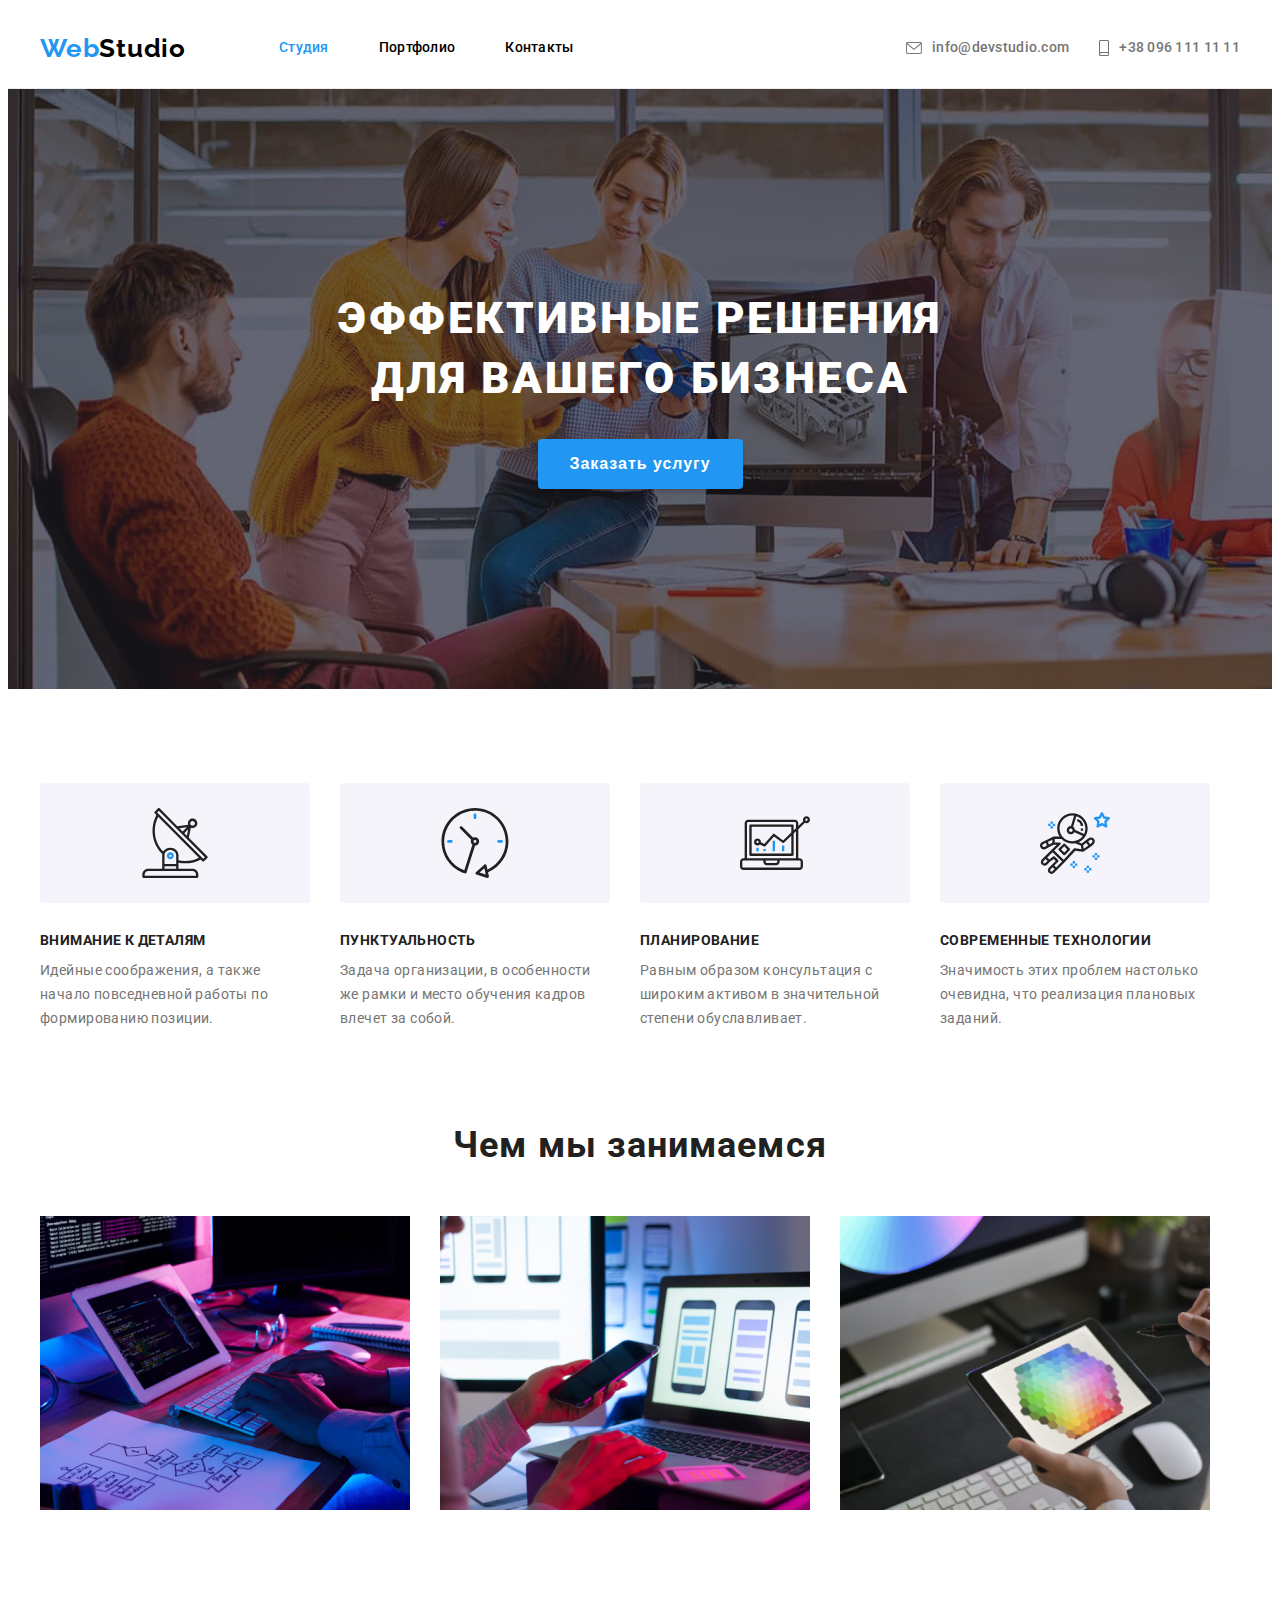
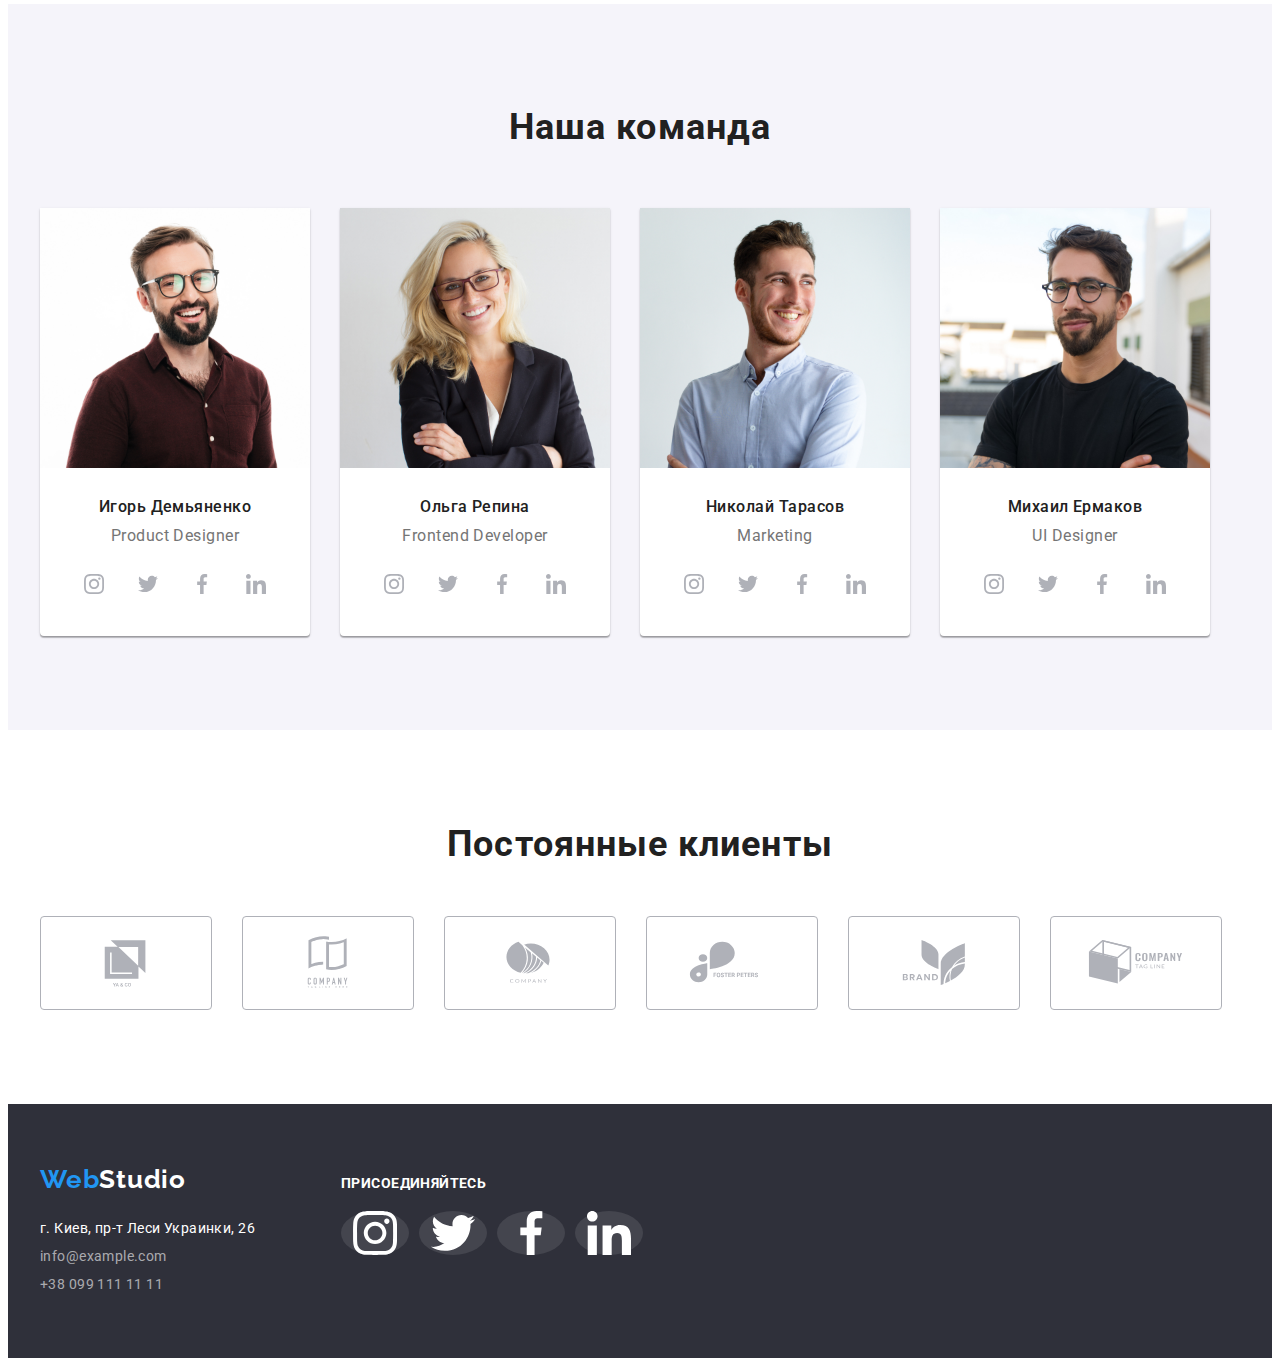
<file: index.html>
<!DOCTYPE html>
<html lang="ru">
  <head>
    <meta charset="UTF-8" />
    <meta http-equiv="X-UA-Compatible" content="IE=edge" />
    <meta name="viewport" content="width=device-width, initial-scale=1.0" />
    <title>Webstudio</title>
    <link rel="preconnect" href="https://fonts.googleapis.com" />
    <link rel="preconnect" href="https://fonts.gstatic.com" crossorigin />
    <link
      href="https://fonts.googleapis.com/css2?family=Montserrat:wght@100;400;700&family=Raleway:wght@700&family=Roboto:wght@400;500;700;900&display=swap"
      rel="stylesheet"
    />
    <link
      rel="stylesheet"
      href="https://cdnjs.cloudflare.com/ajax/libs/modern-normalize/1.1.0/modern-normalize.min.css"
      integrity="sha512-wpPYUAdjBVSE4KJnH1VR1HeZfpl1ub8YT/NKx4PuQ5NmX2tKuGu6U/JRp5y+Y8XG2tV+wKQpNHVUX03MfMFn9Q=="
      crossorigin="anonymous"
      referrerpolicy="no-referrer"
    />
    <link rel="stylesheet" href="./css/styles.css" />
  </head>
  <body>
    <header class="header">
      <div class="container main-nav">
        <a href="./index.html" class="header-logo link"
          >Web<span class="title-studio">Studio</span></a
        >

        <nav class="header-nav">
          <ul class="header-list list">
            <li class="header-item">
              <a href="./index.html" class="header-link link"
                ><span class="studio-title">Студия</span>
              </a>
            </li>
            <li class="header-item">
              <a href="./portfolio.html" class="header-link link">Портфолио</a>
            </li>
            <li class="header-item">
              <a href="#" class="header-link link">Контакты</a>
            </li>
          </ul>
        </nav>
        <ul class="connect-list">
          <li class="mail">
            <a href="mailto:info@devstudio.com" class="header-link link">
            <svg class="contact-icon" width="16"  height="12" >
                <use href=".//images/icons.svg.svg#icon-envelope"></use>
              </svg>
            info@devstudio.com
              </a>
          </li>
          <li class="tel">
            <a href="tel:+380961111111" class="header-link link">
            <svg class="contact-icon" width="10"  height="16">
                <use href=".//images/icons.svg.svg#icon-smartphone"></use>
              </svg>
            +38 096 111 11 11
              </a>
          </li>
        </ul>
      </div>
    </header>

    <main>
      <section class="hero">
        <div class="container">
          <h1 class="hero-title">ЭФФЕКТИВНЫЕ РЕШЕНИЯ ДЛЯ ВАШЕГО БИЗНЕСА</h1>
          <button type="button" class="hero-button">Заказать услугу</button>
        </div>
      </section>

      <section class="about">
        <div class="container">
          <h2 class="visually-hidden">Преимущества</h2>
          <ul class="about-text">
            <li class="about-list list">
              <div class="svg-image"> 
                <svg class="svg-icon">
                  <use href=".//images/icons.svg.svg#icon-antenna"></use>
                </svg>
              </div>
              <h3 class="about-pre-title">Внимание к деталям</h3>
              <p class="about-text">
                Идейные соображения, а также начало повседневной работы по
                формированию позиции.
              </p>
            </li>
            <li class="about-list list">
              <div class="svg-image">
                <svg class="svg-icon">
                  <use href=".//images/icons.svg.svg#icon-clock"></use>
                </svg>
              </div>
              <h3 class="about-pre-title">Пунктуальность</h3>
              <p class="about-text">
                Задача организации, в особенности же рамки и место обучения
                кадров влечет за собой.
              </p>
            </li>
            <li class="about-list list">
              <div class="svg-image">
                <svg class="svg-icon"> 
                <use href=".//images/icons.svg.svg#icon-diagram"></use>
                </svg>
              </div>
              <h3 class="about-pre-title">Планирование</h3>
              <p class="about-text">
                Равным образом консультация с широким активом в значительной
                степени обуславливает.
              </p>
            </li>
            <li class="about-list list">
              <div class="svg-image">
                <svg class="svg-icon">
                <use href=".//images/icons.svg.svg#icon-astronaut"></use>
                </svg>
              </div>
              <h3 class="about-pre-title">Современные технологии</h3>
              <p class="about-text">
                Значимость этих проблем настолько очевидна, что реализация
                плановых заданий.
              </p>
            </li>
          </ul>
        </div>
      </section>

      <section class="work">
        <div class="container">
          <h2 class="work-about">Чем мы занимаемся</h2>
          <ul class="work-about-foto">
            <li class="work-foto list">
              <img
                src="./images/box1.jpg"
                width="370"
                height="294"
                alt="working-moment1.jpg"
              />
            </li>
            <li class="work-foto list">
              <img
                src="./images/box2.jpg"
                width="370"
                height="294"
                alt="working-moment2.jpg"
              />
            </li>
            <li class="work-foto list">
              <img
                src="./images/box3.jpg"
                width="370"
                height="294"
                alt="working-moment.jpg"
              />
            </li>
          </ul>
        </div>
      </section>

      <section class="team-work">
        <div class="container">
          <h2 class="team-title">Наша команда</h2>
          <ul class="team-list">
            <li class="team-item list">
              <img
                class="team-foto"
                src="./images/img.jpg"
                width="270"
                height="260"
                alt="worker1.jpg"
              />
              <div class="team-info">
                <h3 class="team-pre-title">Игорь Демьяненко</h3>
                <p class="team-list-text">Product Designer</p>
                <ul class="item-soc">
                  <li class="item-soc-item">
                    <a href="" class="item-soc-link link">
                      <svg class="link-icon">
                        <use href=".//images/icons.svg.svg#icon-instagram"></use>
                      </svg>
                
                    </a>
                    <li class="item-soc-item">
                      <a href="" class="item-soc-link link">
                        <svg class="link-icon">
                          <use href=".//images/icons.svg.svg#icon-twitter"></use>
                        </svg>
                      </a>
                    </li>
                    <li class="item-soc-item">
                      <a href="" class="item-soc-link link">
                        <svg class="link-icon">
                          <use href=".//images/icons.svg.svg#icon-facebook"></use>
                        </svg>
                      </a>
                    </li>
                    <li class="item-soc-item">
                      <a href="" class="item-soc-link link">
                        <svg class="link-icon">
                          <use href=".//images/icons.svg.svg#icon-linkedin"></use>
                        </svg>
                      </a>
                    </li>
                  </li>
                </ul>
              </div>
            </li>
            <li class="team-item list">
              <img
                class="team-foto"
                src="./images/img1.jpg"
                width="270"
                height="260"
                alt="worker2.jpg"
              />
              <div class="team-info">
                <h3 class="team-pre-title">Ольга Репина</h3>
                <p class="team-list-text">Frontend Developer</p><ul class="item-soc">
                  <li class="item-soc-item">
                    <a href="" class="item-soc-link link">
                      <svg class="link-icon">
                        <use href=".//images/icons.svg.svg#icon-instagram"></use>
                      </svg>
                
                    </a>
                    <li class="item-soc-item">
                      <a href="" class="item-soc-link link">
                        <svg class="link-icon">
                          <use href=".//images/icons.svg.svg#icon-twitter"></use>
                        </svg>
                      </a>
                    </li>
                    <li class="item-soc-item">
                      <a href="" class="item-soc-link link">
                        <svg class="link-icon">
                          <use href=".//images/icons.svg.svg#icon-facebook"></use>
                        </svg>
                      </a>
                    </li>
                    <li class="item-soc-item">
                      <a href="" class="item-soc-link link">
                        <svg class="link-icon">
                          <use href=".//images/icons.svg.svg#icon-linkedin"></use>
                        </svg>
                      </a>
                    </li>
                  </li>
                </ul>
              </div>
            </li>
            <li class="team-item list">
              <img
                class="team-foto"
                src="./images/img2.jpg"
                width="270"
                height="260"
                alt="worker3.jpg"
              />
              <div class="team-info">
                <h3 class="team-pre-title">Николай Тарасов</h3>
                <p class="team-list-text">Marketing</p>
                <ul class="item-soc">
                  <li class="item-soc-item">
                    <a href="" class="item-soc-link link">
                      <svg class="link-icon">
                        <use href=".//images/icons.svg.svg#icon-instagram"></use>
                      </svg>
                
                    </a>
                    <li class="item-soc-item">
                      <a href="" class="item-soc-link link">
                        <svg class="link-icon">
                          <use href=".//images/icons.svg.svg#icon-twitter"></use>
                        </svg>
                      </a>
                    </li>
                    <li class="item-soc-item">
                      <a href="" class="item-soc-link link">
                        <svg class="link-icon">
                          <use href=".//images/icons.svg.svg#icon-facebook"></use>
                        </svg>
                      </a>
                    </li>
                    <li class="item-soc-item">
                      <a href="" class="item-soc-link link">
                        <svg class="link-icon">
                          <use href=".//images/icons.svg.svg#icon-linkedin"></use>
                        </svg>
                      </a>
                    </li>
                  </li>
                </ul>
              </div>
            </li>
            <li class="team-item list">
              <img
                class="team-foto"
                src="./images/img3.jpg"
                width="270"
                height="260"
                alt="worker4.jpg"
              />
              <div class="team-info">
                <h3 class="team-pre-title">Михаил Ермаков</h3>
                <p class="team-list-text">UI Designer</p>
                <ul class="item-soc">
                  <li class="item-soc-item">
                    <a href="" class="item-soc-link link">
                      <svg class="link-icon">
                        <use href=".//images/icons.svg.svg#icon-instagram"></use>
                      </svg>
                
                    </a>
                    <li class="item-soc-item">
                      <a href="" class="item-soc-link link">
                        <svg class="link-icon">
                          <use href=".//images/icons.svg.svg#icon-twitter"></use>
                        </svg>
                      </a>
                    </li>
                    <li class="item-soc-item">
                      <a href="" class="item-soc-link link">
                        <svg class="link-icon">
                          <use href=".//images/icons.svg.svg#icon-facebook"></use>
                        </svg>
                      </a>
                    </li>
                    <li class="item-soc-item">
                      <a href="" class="item-soc-link link">
                        <svg class="link-icon">
                          <use href=".//images/icons.svg.svg#icon-linkedin"></use>
                        </svg>
                      </a>
                    </li>
                  </li>
                </ul>
              </div>
            </li>
          </ul>
        </div>
      </section>

      <section class="section">
        <div class="container">
        <h2 class="work-about">Постоянные клиенты</h2>
        <ul class="clients">
        <li class="clients-list">
       <a href="#" class="clients-type">
        <svg class="partner-foto" width="106"  height="60">
          <use href=".//images/icons.svg.svg#icon-logo2"></use>
        </svg>
       </a>
        </li>
        <li class="clients-list">
          <a href="#" class="clients-type">
           <svg class="partner-foto" width="106"  height="60">
            <use href=".//images/icons.svg.svg#icon-logo3"></use>
           </svg>
          </a>
           </li>
           <li class="clients-list">
            <a href="#" class="clients-type">
             <svg class="partner-foto" width="106"  height="60">
              <use href=".//images/icons.svg.svg#icon-logo4"></use>
             </svg>
            </a>
             </li>
             <li class="clients-list">
              <a href="#" class="clients-type">
               <svg class="partner-foto" width="106"  height="60">
                <use href=".//images/icons.svg.svg#icon-logo5"></use>
               </svg>
              </a>
               </li>
               <li class="clients-list">
                <a href="#" class="clients-type">
                 <svg class="partner-foto" width="106"  height="60">
                  <use href=".//images/icons.svg.svg#icon-logo6"></use>
                 </svg>
                </a>
                 </li>
                 <li class="clients-list">
                  <a href="#" class="clients-type">
                   <svg class="partner-foto" width="106"  height="60">
                    <use href=".//images/icons.svg.svg#icon-logo7"></use>
                   </svg>
                  </a>
                   </li>
                </ul>
        </div>
      </section>
    </main>
    <footer class="info">
      <div class="container footer">
        <div class="footer-up">
        <a href="./index.html" class="info-logo">
          <span class="logo">Web</span>Studio</a
        >
        <address class="address">
          <ul class="footer-list">
            <li class="footer-title-list">
              <a
                href="https://www.google.com/maps/place/%D0%B1%D1%83%D0%BB.+%D0%9B%D0%B5%D1%81%D0%B8+%D0%A3%D0%BA%D1%80%D0%B0%D0%B8%D0%BD%D0%BA%D0%B8,+26,+%D0%9A%D0%B8%D0%B5%D0%B2,+02000/@50.4265807,30.5383858,17z/data=!3m1!4b1!4m5!3m4!1s0x40d4cf0e033ecbe9:0x57a4dffefec77da0!8m2!3d50.4265807!4d30.5383858?hl=ru"
                class="adress-city link"
              >
                г. Киев, пр-т Леси Украинки, 26</a
              >
            </li>
            <li class="footer-title-list">
              <a href="mailto:info@example.com" class="address-mail"
                >info@example.com</a
              >
            </li>
            <li class="footer-title-list">
              <a href="tel:+380991111111" class="address-tel"
                >+38 099 111 11 11</a
              >
            </li>
          </ul>
        </address>
        </div>
        <div class="footer-social">
          <p class="footer-title">присоединяйтесь</p>
          <ul class="footer-soc">
          <li class="footer-soc-list"><a href="" class="footer-soc-link link">
                <svg class="footer-icon" width="20" height="20">
                  <use href=".//images/icons.svg.svg#icon-instagram"></use>
                </svg>
              </a></li>
          <li class="footer-soc-list"><a href="" class="footer-soc-link link">
                <svg class="footer-icon" width="20" height="20">
                  <use href=".//images/icons.svg.svg#icon-twitter"></use>
                </svg>
              </a></li>
          <li class="footer-soc-list"><a href="" class="footer-soc-link link">
                <svg class="footer-icon" width="20" height="20">
                  <use href=".//images/icons.svg.svg#icon-facebook"></use>
                </svg>
              </a></li>
          <li class="footer-soc-list"><a href="" class="footer-soc-link link">
                <svg class="footer-icon" width="20" height="20">
                  <use href=".//images/icons.svg.svg#icon-linkedin"></use>
                </svg>
              </a></li>
          </ul>
      </div>
    </div>
    
    </footer>
  </body>
</html>
</file>
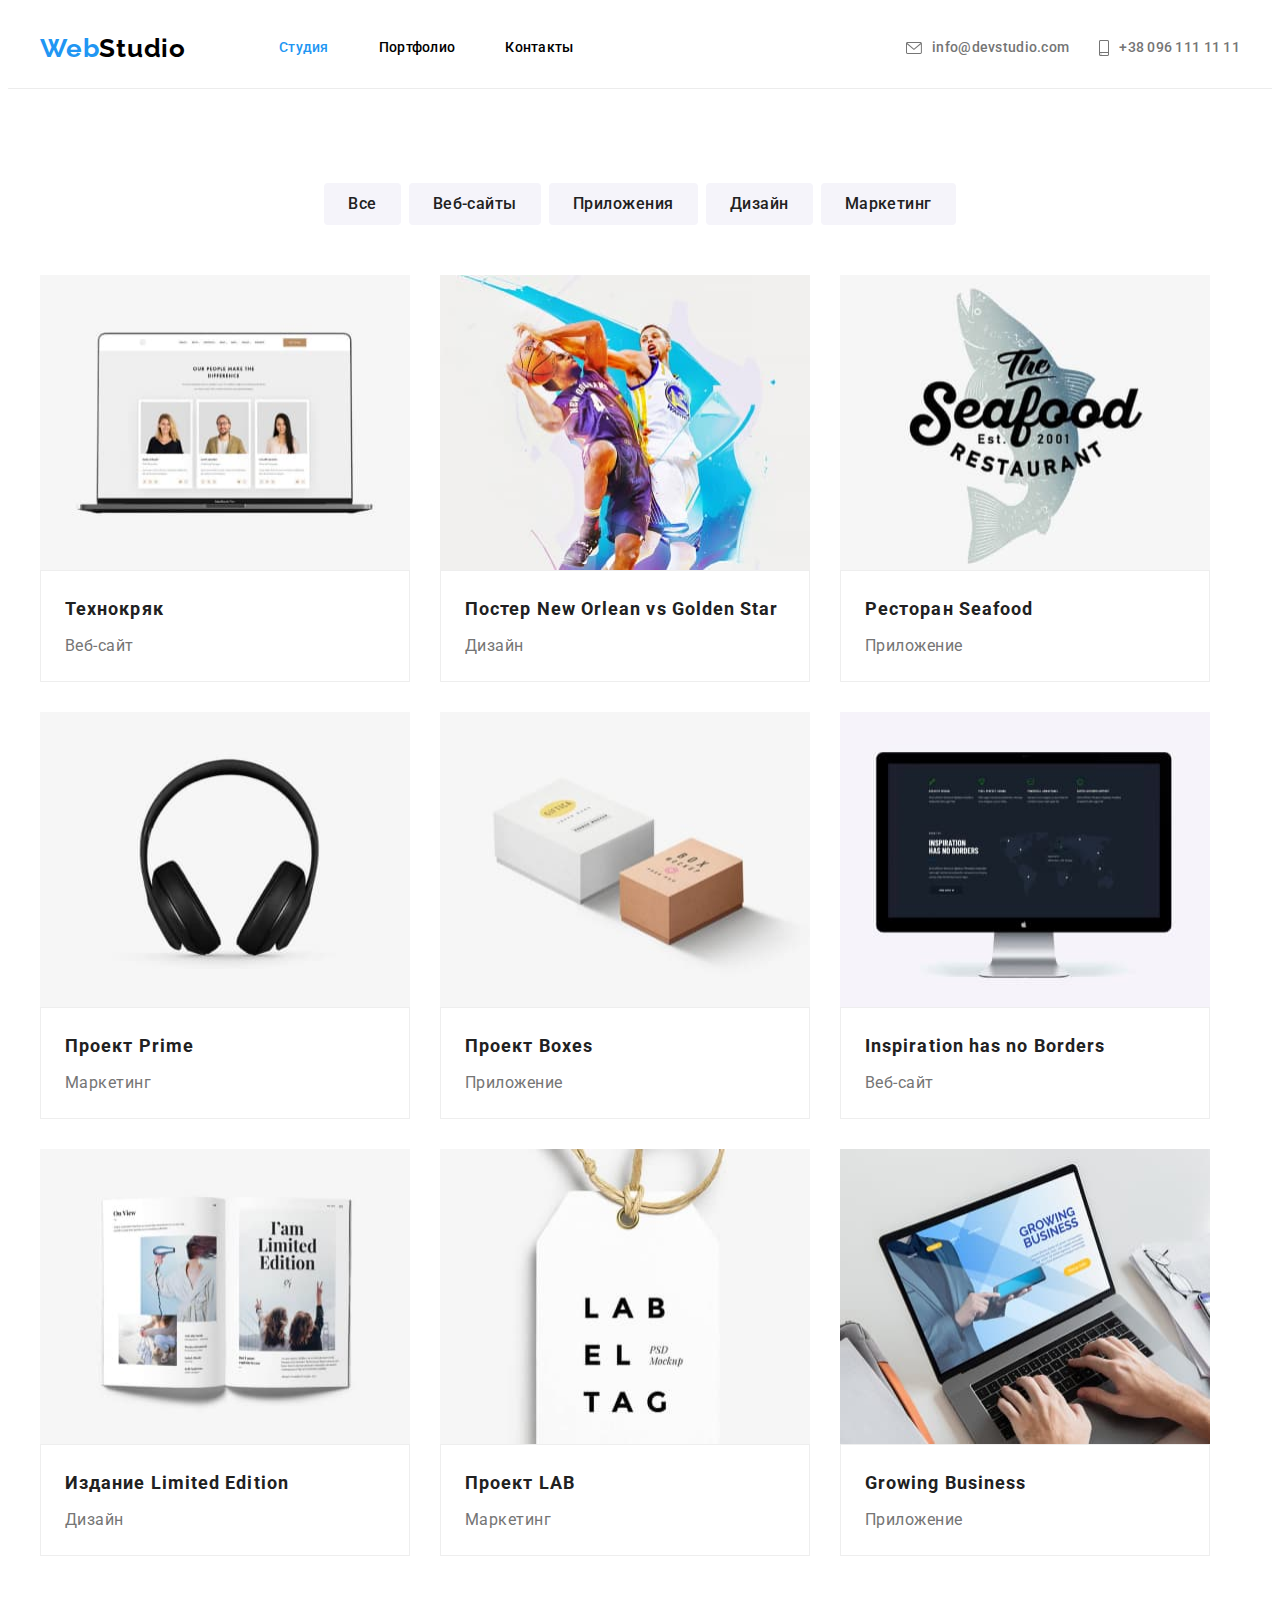
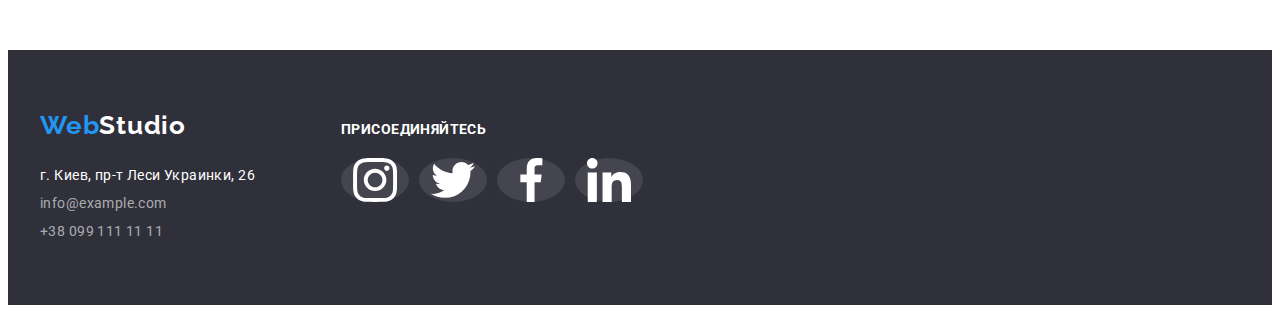
<file: portfolio.html>
<!DOCTYPE html>
<html lang="ru">
  <head>
    <meta charset="UTF-8" />
    <meta http-equiv="X-UA-Compatible" content="IE=edge" />
    <meta name="viewport" content="width=device-width, initial-scale=1.0" />
    <title>Portfolio</title>
    <link rel="preconnect" href="https://fonts.googleapis.com" />
    <link rel="preconnect" href="https://fonts.gstatic.com" crossorigin />
    <link
      href="https://fonts.googleapis.com/css2?family=Montserrat:wght@100;400;700&family=Raleway:wght@700&family=Roboto:wght@400;500;700;900&display=swap"
      rel="stylesheet"
    />
    <link
      rel="stylesheet"
      href="https://cdnjs.cloudflare.com/ajax/libs/modern-normalize/1.1.0/modern-normalize.min.css"
      integrity="sha512-wpPYUAdjBVSE4KJnH1VR1HeZfpl1ub8YT/NKx4PuQ5NmX2tKuGu6U/JRp5y+Y8XG2tV+wKQpNHVUX03MfMFn9Q=="
      crossorigin="anonymous"
      referrerpolicy="no-referrer"
    />
    <link rel="stylesheet" href="./css/styles.css" />
  </head>
  <body>
    <header class="header">
      <div class="container main-nav">
        <a href="./index.html" class="header-logo link"
          >Web<span class="title-studio">Studio</span></a
        >

        <nav class="header-nav">
          <ul class="header-list list">
            <li class="header-item">
              <a href="./index.html" class="header-link link"
                ><span class="studio-title">Студия</span>
              </a>
            </li>
            <li class="header-item">
              <a href="./portfolio.html" class="header-link link">Портфолио</a>
            </li>
            <li class="header-item">
              <a href="#" class="header-link link">Контакты</a>
            </li>
          </ul>
        </nav>
        <ul class="connect-list">
          <li class="mail">
            <a href="mailto:info@devstudio.com" class="header-link link">
            <svg class="contact-icon" width="16"  height="12" >
                <use href=".//images/icons.svg.svg#icon-envelope"></use>
              </svg>
            info@devstudio.com
              </a>
          </li>
          <li class="tel">
            <a href="tel:+380961111111" class="header-link link">
            <svg class="contact-icon" width="10"  height="16">
                <use href=".//images/icons.svg.svg#icon-smartphone"></use>
              </svg>
            +38 096 111 11 11
              </a>
          </li>
        </ul>
      </div>
    </header>

    <main>
      <section class="team">
        <div class="container">
          <h1 class="visually-hidden">Наши проэкты</h1>
          <ul class="team-text">
            <li class="projects-list list">
              <button type="button" class="projects-button">Всe</button>
            </li>

            <li class="projects-list list">
              <button type="button" class="projects-button">Веб-сайты</button>
            </li>

            <li class="projects-list list">
              <button type="button" class="projects-button">Приложения</button>
            </li>

            <li class="projects-list list">
              <button type="button" class="projects-button">Дизайн</button>
            </li>

            <li class="projects-list list">
              <button type="button" class="projects-button">Маркетинг</button>
            </li>
          </ul>

          <ul class="development">
            <li class="development-list list">
              <a href="#" class="development-foto">
                <img
                  src="./images2/img1.jpg"
                  width="370"
                  height="295"
                  alt="Фото на мониторе"
                />

                <div class="development-text">
                  <h2 class="development-title">Технокряк</h2>
                  <p class="development-pre-title">Веб-сайт</p>
                </div>
              </a>
            </li>

            <li class="development-list list">
              <a href="#" class="development-foto">
                <img
                  src="./images2/img2.jpg"
                  width="370"
                  height="295"
                  alt="Игра в баскетбол"
                />
                <div class="development-text">
                  <h2 class="development-title">
                    Постер New Orlean vs Golden Star
                  </h2>
                  <p class="development-pre-title">Дизайн</p>
                </div>
              </a>
            </li>

            <li class="development-list list">
              <a href="#" class="development-foto">
                <img
                  src="./images2/img3.jpg"
                  width="370"
                  height="295"
                  alt="Название ресторана"
                />
                <div class="development-text">
                  <h2 class="development-title">Ресторан Seafood</h2>
                  <p class="development-pre-title">Приложение</p>
                </div>
              </a>
            </li>

            <li class="development-list list">
              <a href="#" class="development-foto">
                <img
                  src="./images2/img4.jpg"
                  width="370"
                  height="295"
                  alt="Наушники"
                />
                <div class="development-text">
                  <h2 class="development-title">Проект Prime</h2>
                  <p class="development-pre-title">Маркетинг</p>
                </div>
              </a>
            </li>

            <li class="development-list list">
              <a href="#" class="development-foto">
                <img
                  src="./images2/img5.jpg"
                  width="370"
                  height="295"
                  alt="Две коробки"
                />
                <div class="development-text">
                  <h2 class="development-title">Проект Boxes</h2>
                  <p class="development-pre-title">Приложение</p>
                </div>
              </a>
            </li>

            <li class="development-list list">
              <a href="#" class="development-foto">
                <img
                  src="./images2/img6.jpg"
                  width="370"
                  height="295"
                  alt="Монитор"
                />
                <div class="development-text">
                  <h2 class="development-title">Inspiration has no Borders</h2>
                  <p class="development-pre-title">Веб-сайт</p>
                </div>
              </a>
            </li>

            <li class="development-list list">
              <a href="#" class="development-foto">
                <img
                  src="./images2/img7.jpg"
                  width="370"
                  height="295"
                  alt="Развернутый жyрнал"
                />
                <div class="development-text">
                  <h2 class="development-title">Издание Limited Edition</h2>
                  <p class="development-pre-title">Дизайн</p>
                </div>
              </a>
            </li>

            <li class="development-list list">
              <a href="#" class="development-foto">
                <img
                  src="./images2/img8.jpg"
                  width="370"
                  height="295"
                  alt="Проспект с надписью"
                />
                <div class="development-text">
                  <h2 class="development-title">Проект LAB</h2>
                  <p class="development-pre-title">Маркетинг</p>
                </div>
              </a>
            </li>

            <li class="development-list list">
              <a href="#" class="development-foto">
                <img
                  src="./images2/img9.jpg"
                  width="370"
                  height="295"
                  alt="Работа на ноутбуке"
                />
                <div class="development-text">
                  <h2 class="development-title">Growing Business</h2>
                  <p class="development-pre-title">Приложение</p>
                </div>
              </a>
            </li>
          </ul>
        </div>
      </section>
    </main>
    <footer class="info">
      <div class="container footer">
        <div class="footer-up">
        <a href="./index.html" class="info-logo">
          <span class="logo">Web</span>Studio</a
        >
        <address class="address">
          <ul class="footer-list">
            <li class="footer-title-list">
              <a
                href="https://www.google.com/maps/place/%D0%B1%D1%83%D0%BB.+%D0%9B%D0%B5%D1%81%D0%B8+%D0%A3%D0%BA%D1%80%D0%B0%D0%B8%D0%BD%D0%BA%D0%B8,+26,+%D0%9A%D0%B8%D0%B5%D0%B2,+02000/@50.4265807,30.5383858,17z/data=!3m1!4b1!4m5!3m4!1s0x40d4cf0e033ecbe9:0x57a4dffefec77da0!8m2!3d50.4265807!4d30.5383858?hl=ru"
                class="adress-city link"
              >
                г. Киев, пр-т Леси Украинки, 26</a
              >
            </li>
            <li class="footer-title-list">
              <a href="mailto:info@example.com" class="address-mail"
                >info@example.com</a
              >
            </li>
            <li class="footer-title-list">
              <a href="tel:+380991111111" class="address-tel"
                >+38 099 111 11 11</a
              >
            </li>
          </ul>
        </address>
        </div>
        <div class="footer-social">
          <p class="footer-title">присоединяйтесь</p>
          <ul class="footer-soc">
          <li class="footer-soc-list"><a href="" class="footer-soc-link link">
                <svg class="footer-icon" width="20" height="20">
                  <use href=".//images/icons.svg.svg#icon-instagram"></use>
                </svg>
              </a></li>
          <li class="footer-soc-list"><a href="" class="footer-soc-link link">
                <svg class="footer-icon" width="20" height="20">
                  <use href=".//images/icons.svg.svg#icon-twitter"></use>
                </svg>
              </a></li>
          <li class="footer-soc-list"><a href="" class="footer-soc-link link">
                <svg class="footer-icon" width="20" height="20">
                  <use href=".//images/icons.svg.svg#icon-facebook"></use>
                </svg>
              </a></li>
          <li class="footer-soc-list"><a href="" class="footer-soc-link link">
                <svg class="footer-icon" width="20" height="20">
                  <use href=".//images/icons.svg.svg#icon-linkedin"></use>
                </svg>
              </a></li>
          </ul>
      </div>
    </div>
    
    </footer>
  </body>
</html>
</file>
<file: css/styles.css>
:root {
    
    --main-title-color: #212121;
    --second-title-color: #2196F3;
    --font-style: normal;
    --primary-white-color: #FFFFFF; 
    --adress-prime-color: #757575;
    --fill-svg-color: #AFB1B8;
}


body {

    font-family: 'Roboto', 'sans-serif';
}

.list {

    list-style: none;
}

.link {
    
    text-decoration: none;
}

.container {

    width: 1200px;

    padding-left: 15px;
    padding-right: 15px;

    margin-left: auto;
    margin-right: auto;

    
}


h1,
h2,
h3,
h4,
h5,
h6,
ul,
li,
p {

margin: 0;
padding: 0;

}
  



img {

    display: block;

  }

  button {

    cursor: pointer;

  }



  .section {

    padding-top: 94px;
    padding-bottom: 94px;

  }



/* ------------------ HEADER */

.header-nav. {
    
    
    
    background: var(--primary-white-color)
    
}


/* -----------MAIN NAV---------- */


.main-nav {

    display: flex;
    align-items: center;
    
    
}

/* ----------HEADER---------- */

.header {


border-bottom: 1px solid #ECECEC;

}


.header-item {

margin-right: 50px;

font-weight: 500;
font-size: 14px;
line-height: 1.14;
letter-spacing: 0.02em;


}



.header-item:last-child {

    margin-right: 0;
}


.header-nav {

    margin-left: 93px;
}


.header-logo {

font-family: 'Raleway', 'sans-serif';




}


.header-logo {
font-weight: 700;
font-size: 26px;
line-height: 1.19;
letter-spacing: 0.03em;

color: var(--second-title-color)

}

.title-studio:focus,
.title-studio:hover {

    
}

.header-list {

    display: flex;    
    

}


.header-link {

    display: flex;
    align-items: center;
    padding-top: 32px;
    padding-bottom: 32px;

color: var(--main-title-color)



font-weight: 500;
font-size: 14px;
line-height: 1.14;
letter-spacing: 0.02em;

}









/* ----------------CONNECT TEL MAIL------------- */

.connect-list {

    margin-left: auto;
    display: flex;
    align-items: center;
    align-items: center;
    
    }


.mail {

    margin-right: 30px;
    list-style: none;

    font-weight: 500;
    font-size: 14px;
    line-height: 1.14;
    letter-spacing: 0.02em;
    
    color: var(--adress-prime-color)

    
    
    
    }

    
    
    .tel {
        
        list-style: none;
    
    font-weight: 500;
    font-size: 14px;
    line-height: 16px;
    letter-spacing: 0.02em;
    
    color: var(--adress-prime-color)
    }
    
    .contact-mail:hover,
    .contact-mail:focus,
    .contact-tel:hover,
    .contact-tel:focus {
    
    color: var(--second-title-color);
    
    }
    
    .contact-icon:hover
    .contact-icon:focus {
        
    color: var(--second-title-color)
    
    }
    .contact-icon {
        margin-right: 10px;
        text-align: center;
        justify-content: center;
        fill: currentcolor;
    }




.connect-list .item + .item {

    margin-left: 50px;

}



.studio-title,
.portfolio-title {

font-weight: 500;
font-size: 14px;
line-height: 1.14;
letter-spacing: 0.02em;

color: var(--second-title-color);

}

.title-studio {

font-family: 'Raleway';
font-weight: 700;
font-size: 26px;
line-height: 1.19;
letter-spacing: 0.03em;

color: #000000;

}

.header-link:hover,
.header-link:focus {

color: var(--second-title-color)

}

.header-mail {

font-weight: 500;
font-size: 14px;
line-height: 1.14;
letter-spacing: 0.02em;

color: var(--second-title-color)

}

.header-tel {

font-weight: 500;
font-size: 14px;
line-height: 1.14;
letter-spacing: 0.02em;

color: var(--adress-prime-color)

}

.contact-list {

text-decoration: none;
    
}

/* --------------------HERO */

.hero {

    padding-top: 200px;
    padding-bottom: 200px;

max-width: 1600px;

margin-left: auto;
margin-right: auto;
    

text-align: center;
justify-content: center;

    
background-color: #2F303A;

background-image: linear-gradient(rgba(47, 48, 58, 0.4), rgba(47, 48, 58, 0.4)), url(../images/command.jpg);
background-repeat: no-repeat;

background-size: cover;



}



.hero-title {
    
text-align: center;

max-width: 696px;

font-weight: 900;
font-size: 44px;
line-height: 1.36;
letter-spacing: 0.06em;

margin-right: auto;
margin-left: auto;
margin-bottom: 30px;



color: var(--primary-white-color);

}



.hero-button {

text-align: center;


padding-top: 10px;
padding-right: 32px;
padding-bottom: 10px;
padding-left: 32px;



    font-weight: 700;
    font-size: 16px;
    line-height: 1.88;
    letter-spacing: 0.06em;

    color: var(--primary-white-color);
    background-color: #2196F3;

    box-shadow: 0px 4px 4px rgba(0, 0, 0, 0.15);
    border-radius: 4px;
    border: none;
    cursor: pointer;
    margin: 0 auto;
    display: block;

}

.hero-button:focus,
.hero-button:hover {
    color: var(--primary-white-color);
    background-color: #188CE8;
}

/* ------------ABOUT */

.about {

    padding-top: 94px;
    padding-bottom: 94px;
    
    
    
}

.about-text {

    display: flex;
    gap: 30px;

}

.svg-image {
display: flex;
align-items: center;
justify-content: center;
width: 270px;
height: 120px;


background: #F5F4FA;
border-radius: 4px;

margin-bottom: 30px;

}

.svg-icon {
    width: 70px;
    height: 70px;
    
    
}



.visually-hidden {

    position: absolute;
    white-space: nowrap;
    width: 1px;
    height: 1px;
    overflow: hidden;
    border: 0;
    padding: 0;
    clip: rect(0 0 0 0);
    clip-path: inset(50%);
    margin: -1px;

  }

.about-pre-title {

font-weight: 700;
font-size: 14px;
line-height: 1.14;
letter-spacing: 0.03em;
text-transform: uppercase;


margin-bottom: 10px;


color: var(--main-title-color);

}
.about-text {

font-size: 14px;
line-height: 1.71;
letter-spacing: 0.03em;


color: var(--adress-prime-color)
}

/* ----------WORK------------- */

.work-about-foto {
    

    display: flex;
    gap: 30px;
    
}


.work-about {

text-align: center;
font-weight: 700;
font-size: 36px;
line-height: 1.16;
letter-spacing: 0.03em;

color: var(--main-title-color);

margin-bottom: 50px;

}

.about-list {

text-decoration: none;
width: 270px;

}



.work-foto {

text-decoration: none;



    
}



/* -----------TEAM */

.work {

    padding-bottom: 94px;


}

.team-work {
    
background-color: #F5F4FA;


padding-top: 94px;
padding-bottom: 94px;
}

.team-text {

    

}

.team-title {
text-align: center;

margin-bottom: 50px;


font-weight: 700;
font-size: 36px;
line-height: 1.66;
letter-spacing: 0.03em;

color: var(--main-title-color);

}

.team-list {

    display: flex;
    gap: 30px;

text-decoration: none;

    
}
.team-item {
    background-color: var(--primary-white-color);

box-shadow: 0px 1px 3px rgba(0, 0, 0, 0.12), 0px 1px 1px rgba(0, 0, 0, 0.14), 0px 2px 1px rgba(0, 0, 0, 0.2);
border-radius: 0px 0px 4px 4px;
    
}
.team-foto {


}

.team-info {

padding-top: 30px;
padding-bottom: 30px;

}

.team-pre-title {
text-align: center;

margin-bottom: 10px;
font-weight: 500;
font-size: 16px;
line-height: 1.18;
letter-spacing: 0.03em;

color: var(--main-title-color);
}
.team-list-text {
text-align: center;

margin-bottom: 16px;

font-size: 16px;
line-height: 1.18;
letter-spacing: 0.03em;

color: var(--adress-prime-color)


}


/* ------------SOCIES---------- */

.item-soc {
display: flex;
justify-content: center;
gap: 10px;

list-style: none;

}

.item-soc-link {

display: flex;
justify-content: center;
align-items: center;
list-style: none;
text-decoration: none;

    width: 44px;
    height: 44px;
    border-radius: 50%;
    fill: var(--fill-svg-color);
    

}

.item-soc-link:hover .link-icon,
.item-soc-link:focus .link-icon  {


fill: var(--primary-white-color);


}

.link-icon:hover,
.link-icon:focus {

    border-color: var(--second-title-color);
}

.item-soc-link:focus,
.item-soc-link:hover {

    background-color: var(--second-title-color);
}
    
.link-icon {
    
    height: 20px;
    width: 20px;

}

/* 
------------CLIENTS--------------- */

.clients {

    display: flex;
    
    gap: 30px;
    list-style: none;
    
}



.clients-type:hover .partner-foto,
.clients-type:focus .partner-foto {
    
    fill: var(--second-title-color);
    
}
    
.clients-type { 
display: flex;

align-items: center;
justify-content: center;

width: 170px;
height: 92px;
border-color: var(--second-title-color);
border: 1px solid #AFB1B8;
border-radius: 4px;




    
}

.clients-type:hover,
.clients-type:focus {

    border-color: var(--second-title-color);

}

.partner-foto {

   fill: #AFB1B8;
    
    

}


/* ------------FOOTER-------------------- */

.info {

background-color: #2F303A;

padding-top: 60px;
padding-bottom: 60px;


}

.footer-list {

   
    list-style: none;

    
}

.footer {
    display: flex;

    align-items: baseline;
    
}

.footer-up {
    display: block;
    width: 231px;
    margin-right: 70px;
}

.info-logo {

    


font-family: 'Raleway';
font-weight: 700;
font-size: 26px;
line-height: 1.19;
letter-spacing: 0.03em;

color: var(--primary-white-color);



}
.logo {


color: var(--second-title-color)


}
.address {

font-size: 14px;
line-height: 1.71;
letter-spacing: 0.03em;

color: var(--primary-white-color);

}
.adress-city {

margin-bottom: 9px;

font-weight: 400;
font-size: 14px;
line-height: 1.71;
letter-spacing: 0.03em;

color: var(--primary-white-color)



}

.address-mail {

margin-bottom: 9px;
    
}

.address-mail,
.address-tel {

font-size: 14px;
line-height: 1.71;
letter-spacing: 0.03em;

color: rgba(255, 255, 255, 0.6);

}

.address-tel {


    


}

.adress-city:hover,
.adress-city:focus,
.address-mail:hover,
.address-mail:focus,
.address-tel:hover,
.address-tel:focus {

    color: var(--second-title-color);
}


/* ---------FOOTER SOCIES--------- */

.footer-social {



}
.footer-title {

    font-weight: 700;
    font-size: 14px;
    line-height: 1.14;
    letter-spacing: 0.03em;
    text-transform: uppercase;
    
    color: var(--primary-white-color);
    margin-bottom: 20px;

}
.footer-soc {
    
display: flex;
gap: 10px;

}


.footer-soc-list {
    list-style: none;


}
.footer-soc-link {
display: block;

color: var(--primary-white-color);
background: rgba(255, 255, 255, 0.1);

border-radius: 50%;
fill: currentColor;


}
.link {


}
.footer-icon {
display: block;
width: 44px;
height: 44px;
padding: 0 12px;

}

.footer-soc-link:hover,
.footer-soc-link:focus {
    color: var(--primary-white-color);
    background-color: var(--second-title-color);
}





/* ----------PORTFOLIO */

body {

    font-family: 'Roboto', 'sans-serif';

}

/* ------------MAIN */



/* --------------TEAM LIST--------- */

.team {

    background: #FFFFFF;

    
    padding-bottom: 94px;

    padding-top: 94px;

}

.team-text {

    margin-right: auto;
    margin-left: auto;
    display: flex;
    justify-content: center;
    
    gap: 8px;

    margin-bottom: 50px;
    
    
}

.team-text:hover,
.team-text:focus {
    
}




.projects-list {

    display: inline-block;


text-decoration: none;   
font-weight: 500;
font-size: 16px;
line-height: 1.62;
letter-spacing: 0.03em;

color: var(--main-title-color);
}


.projects-button:hover,
.projects-button:focus {

    color: var(--primary-white-color);
    background-color: var(--second-title-color);
    box-shadow: 0px 3px 1px rgb(0 0 0 / 10%), 0px 1px 2px rgb(0 0 0 / 8%), 0px 2px 2px rgb(0 0 0 / 12%);
}


.button-color {

    color: var(--second-title-color);
    cursor: pointer;
    
}


.projects-button {

    background: #F5F4FA;
    border-radius: 4px;
    border-color: transparent;

font-family: 'Roboto';
font-weight: 500;
font-size: 16px;
line-height: 1.62;
letter-spacing: 0.03em;

color: var(--main-title-color);
cursor: pointer;

padding-top: 6px;
padding-right: 22px;
padding-bottom: 6px;
padding-left: 22px; 

}

.development-text {

padding-top: 20px;
padding-bottom: 20px;
padding-right: 24px;
padding-left: 24px;

border: 1px solid #EEEEEE;


}
    

/* ------------PHOTOS---------- */

.development {


    gap: 30px;
    display: flex;
    flex-wrap: wrap;
    
    
}

.development-list {

    gap: 30px;
    
    
    
}

.development-list:nth-child(3n - 1) {

    margin-right: 0;
}

.development-list:nth-last-child(-n + 6) {

    margin-bottom: 0;
    
  }

.development-list {

    width: 370px;

background: #FFFFFF;


    
}
.development-foto {

text-decoration: none;


    
}

.development-foto:hover,
.development-foto:focus {
    display: block;
    box-shadow: 0px 1px 1px rgb(0 0 0 / 12%), 0px 4px 4px rgb(0 0 0 / 6%), 1px 4px 6px rgb(0 0 0 / 16%);
}

.development-list {
    

}

.development-title {

    margin-bottom: 4px;

font-weight: 700;
font-size: 18px;
line-height: 2.00;
letter-spacing: 0.06em;

color: var(--main-title-color);

}


.development-pre-title {

    

font-size: 16px;
line-height: 1.87;
letter-spacing: 0.03em;

color: var(--adress-prime-color)



}

/* --------FOOTER----------- */


.footer-list {

    

}

.info-logo {

display: block;

text-decoration: none;


margin-bottom: 20px;

}

.info-logo:hover,
.info-logo:focus {

    
}

.logo {
}

.address-city {

    margin-bottom: 9px;

}

.address {

text-decoration: none;
font-style: var(--font-style);
font-size: 14px;
line-height: 2;


letter-spacing: 0.03em;

color: var(--primary-white-color);
}

.address-mail {

    margin-bottom: 9px;

}

.address-tel {

    

}

.address-mail,
.address-tel {

text-decoration: none;
font-size: 14px;
line-height: 2;
font-style: var(--font-style);
letter-spacing: 0.03em;

color: rgba(255, 255, 255, 0.6);
}
</file>
